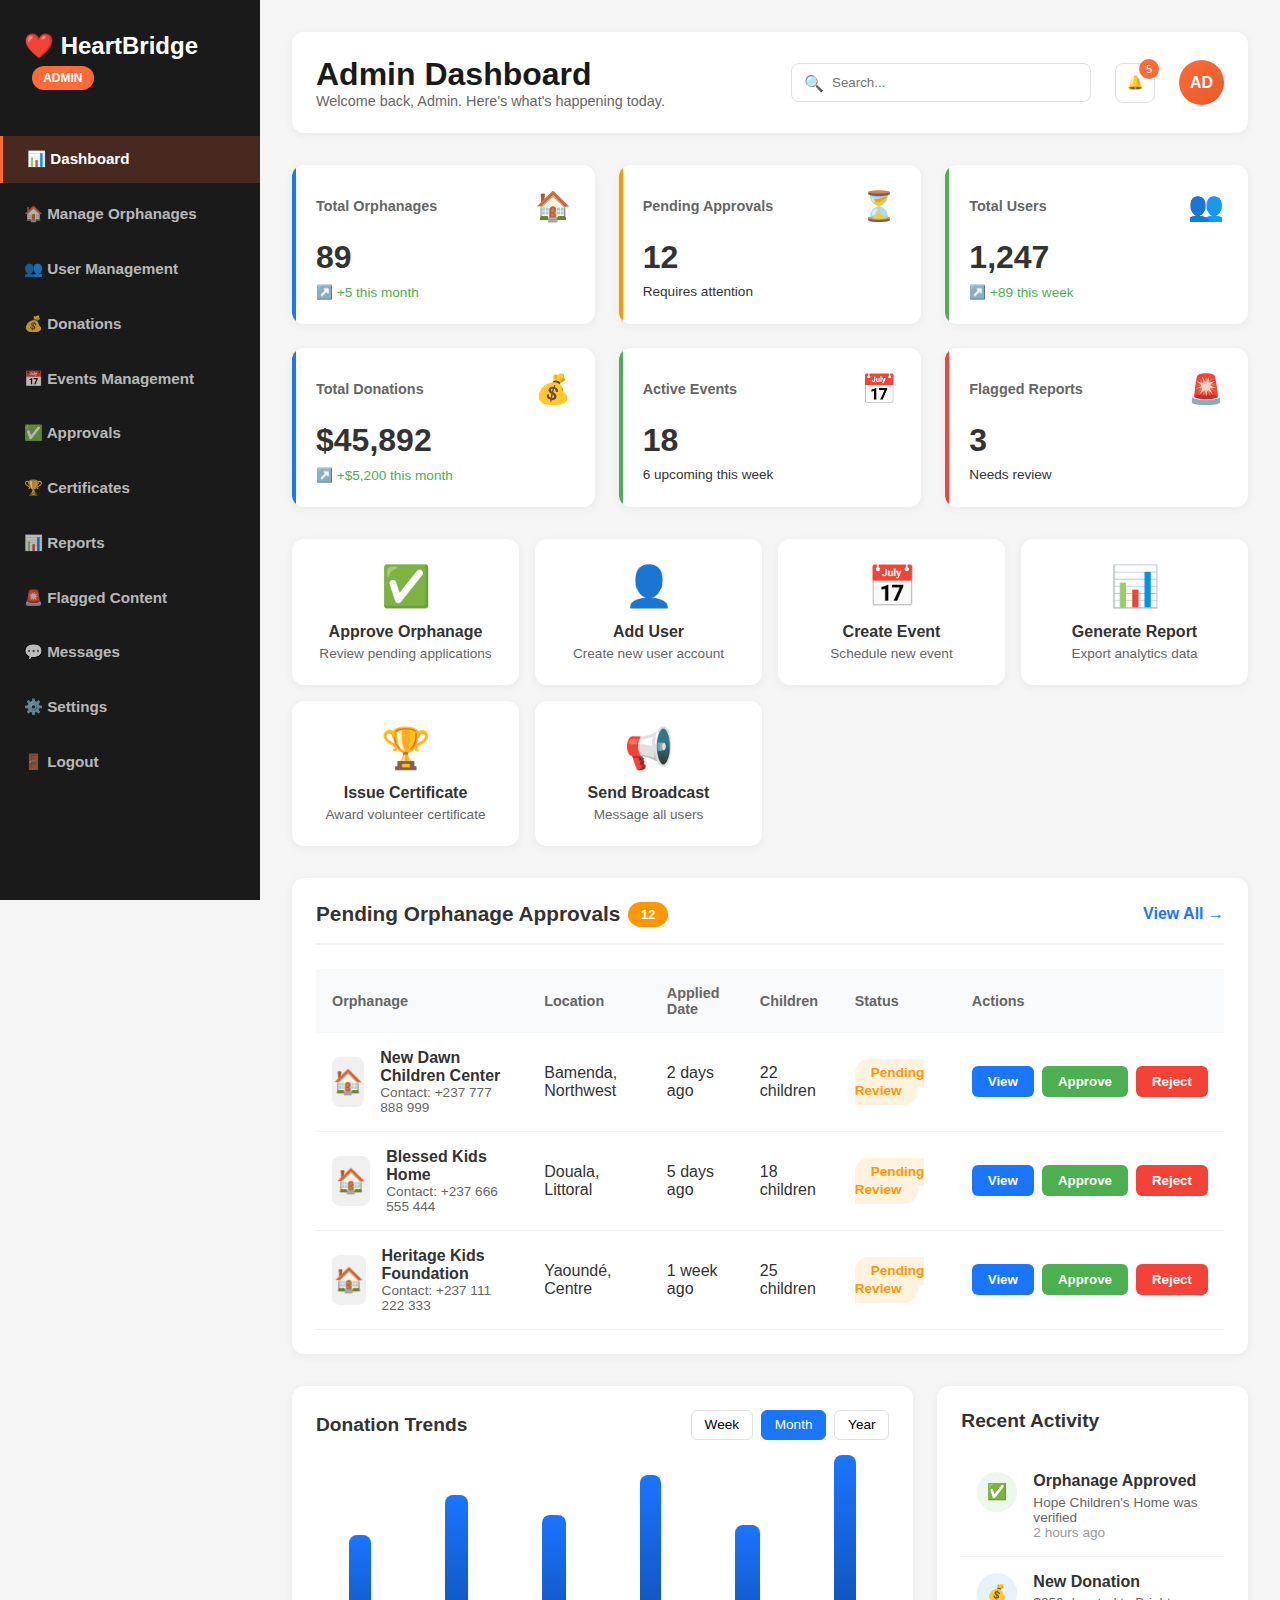
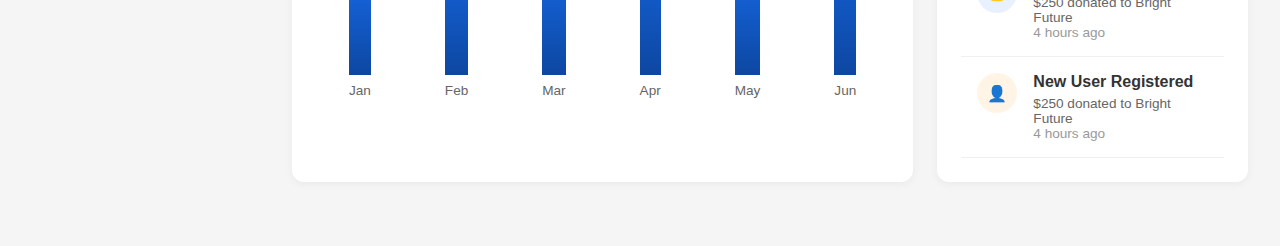
<file: admin_db.html>
<!DOCTYPE html>
<html lang="en">
<head>
  <meta charset="UTF-8">
  <meta name="viewport" content="width=device-width, initial-scale=1.0">
  <title>Admin Dashboard - HeartBridge</title>
  <style>
    * {
      margin: 0;
      padding: 0;
      box-sizing: border-box;
    }

    body {
      font-family: 'Segoe UI', Tahoma, Geneva, Verdana, sans-serif;
      background: #f5f5f5;
      color: #333;
    }

    .dashboard-container {
      display: flex;
      min-height: 100vh;
    }

    /* Sidebar */
    .sidebar {
      width: 260px;
      background: #1a1a1a;
      padding: 2rem 0;
      position: fixed;
      height: 100vh;
      overflow-y: auto;
      color: white;
    }

    .logo {
      padding: 0 1.5rem;
      margin-bottom: 3rem;
      font-size: 1.5rem;
      font-weight: 800;
      color: white;
    }

    .admin-badge {
      background: #ff6b35;
      color: white;
      padding: 0.3rem 0.7rem;
      border-radius: 20px;
      font-size: 0.75rem;
      margin-left: 0.5rem;
    }

    .nav-menu {
      list-style: none;
    }

    .nav-item {
      margin-bottom: 0.5rem;
    }

    .nav-link {
      display: flex;
      align-items: center;
      gap: 1rem;
      padding: 0.9rem 1.5rem;
      color: rgba(255,255,255,0.7);
      text-decoration: none;
      transition: all 0.3s;
      font-weight: 600;
      font-size: 0.95rem;
    }

    .nav-link:hover, .nav-link.active {
      background: rgba(255,255,255,0.1);
      color: white;
      border-left: 3px solid #ff6b35;
    }

    .nav-link.active {
      background: rgba(255,107,53,0.2);
    }

    /* Main Content */
    .main-content {
      margin-left: 260px;
      flex: 1;
      padding: 2rem;
    }

    /* Header */
    .dashboard-header {
      display: flex;
      justify-content: space-between;
      align-items: center;
      margin-bottom: 2rem;
      background: white;
      padding: 1.5rem;
      border-radius: 12px;
      box-shadow: 0 2px 10px rgba(0,0,0,0.05);
    }

    .dashboard-header h1 {
      font-size: 2rem;
      color: #1a1a1a;
    }

    .header-subtitle {
      color: #666;
      font-size: 0.9rem;
    }

    .header-right {
      display: flex;
      align-items: center;
      gap: 1.5rem;
    }

    .search-box {
      position: relative;
    }

    .search-input {
      padding: 0.7rem 1rem 0.7rem 2.5rem;
      border: 1px solid #e0e0e0;
      border-radius: 8px;
      width: 300px;
      outline: none;
    }

    .search-icon {
      position: absolute;
      left: 0.8rem;
      top: 50%;
      transform: translateY(-50%);
      color: #999;
    }

    .notification-btn {
      position: relative;
      width: 40px;
      height: 40px;
      border: 1px solid #e0e0e0;
      background: white;
      border-radius: 8px;
      cursor: pointer;
      display: flex;
      align-items: center;
      justify-content: center;
    }

    .notification-badge {
      position: absolute;
      top: -5px;
      right: -5px;
      background: #ff6b35;
      color: white;
      width: 20px;
      height: 20px;
      border-radius: 50%;
      font-size: 0.7rem;
      display: flex;
      align-items: center;
      justify-content: center;
    }

    .user-profile {
      display: flex;
      align-items: center;
      gap: 0.8rem;
      cursor: pointer;
    }

    .user-avatar {
      width: 45px;
      height: 45px;
      border-radius: 50%;
      background: linear-gradient(135deg, #ff6b35, #e55a2b);
      display: flex;
      align-items: center;
      justify-content: center;
      color: white;
      font-weight: 700;
    }

    /* Stats Grid */
    .stats-grid {
      display: grid;
      grid-template-columns: repeat(auto-fit, minmax(240px, 1fr));
      gap: 1.5rem;
      margin-bottom: 2rem;
    }

    .stat-card {
      background: white;
      padding: 1.5rem;
      border-radius: 12px;
      box-shadow: 0 2px 10px rgba(0,0,0,0.05);
      transition: all 0.3s;
      position: relative;
      overflow: hidden;
    }

    .stat-card::before {
      content: '';
      position: absolute;
      top: 0;
      left: 0;
      width: 4px;
      height: 100%;
      background: #1a75ff;
    }

    .stat-card.warning::before { background: #ff9800; }
    .stat-card.success::before { background: #4caf50; }
    .stat-card.danger::before { background: #f44336; }

    .stat-card:hover {
      transform: translateY(-3px);
      box-shadow: 0 4px 15px rgba(0,0,0,0.1);
    }

    .stat-header {
      display: flex;
      justify-content: space-between;
      align-items: center;
      margin-bottom: 1rem;
    }

    .stat-title {
      font-size: 0.9rem;
      color: #666;
      font-weight: 600;
    }

    .stat-icon {
      font-size: 1.8rem;
    }

    .stat-value {
      font-size: 2rem;
      font-weight: 800;
      margin-bottom: 0.5rem;
    }

    .stat-change {
      font-size: 0.85rem;
      display: flex;
      align-items: center;
      gap: 0.3rem;
    }

    .stat-change.positive { color: #4caf50; }
    .stat-change.negative { color: #f44336; }

    /* Quick Actions */
    .quick-actions {
      display: grid;
      grid-template-columns: repeat(auto-fit, minmax(200px, 1fr));
      gap: 1rem;
      margin-bottom: 2rem;
    }

    .action-card {
      background: white;
      padding: 1.5rem;
      border-radius: 12px;
      box-shadow: 0 2px 10px rgba(0,0,0,0.05);
      cursor: pointer;
      transition: all 0.3s;
      text-align: center;
    }

    .action-card:hover {
      transform: translateY(-3px);
      box-shadow: 0 4px 15px rgba(0,0,0,0.1);
    }

    .action-icon {
      font-size: 2.5rem;
      margin-bottom: 0.8rem;
    }

    .action-title {
      font-weight: 700;
      margin-bottom: 0.3rem;
    }

    .action-desc {
      font-size: 0.85rem;
      color: #666;
    }

    /* Pending Approvals */
    .pending-section {
      background: white;
      padding: 1.5rem;
      border-radius: 12px;
      box-shadow: 0 2px 10px rgba(0,0,0,0.05);
      margin-bottom: 2rem;
    }

    .section-header {
      display: flex;
      justify-content: space-between;
      align-items: center;
      margin-bottom: 1.5rem;
      padding-bottom: 1rem;
      border-bottom: 2px solid #f0f0f0;
    }

    .section-title {
      font-size: 1.3rem;
      font-weight: 700;
      display: flex;
      align-items: center;
      gap: 0.5rem;
    }

    .pending-badge {
      background: #ff9800;
      color: white;
      padding: 0.3rem 0.8rem;
      border-radius: 20px;
      font-size: 0.8rem;
      font-weight: 700;
    }

    .view-all-btn {
      color: #1a75ff;
      text-decoration: none;
      font-weight: 600;
      transition: color 0.3s;
    }

    .view-all-btn:hover {
      color: #0d47a1;
    }

    /* Table */
    .table-container {
      overflow-x: auto;
    }

    table {
      width: 100%;
      border-collapse: collapse;
    }

    thead {
      background: #f8f9fa;
    }

    th {
      padding: 1rem;
      text-align: left;
      font-weight: 600;
      color: #666;
      font-size: 0.9rem;
    }

    td {
      padding: 1rem;
      border-bottom: 1px solid #f0f0f0;
    }

    .orphanage-info {
      display: flex;
      align-items: center;
      gap: 1rem;
    }

    .orphanage-logo {
      width: 50px;
      height: 50px;
      border-radius: 8px;
      background: #f0f0f0;
      display: flex;
      align-items: center;
      justify-content: center;
      font-size: 1.5rem;
    }

    .status-badge {
      padding: 0.4rem 1rem;
      border-radius: 20px;
      font-size: 0.85rem;
      font-weight: 600;
    }

    .status-pending {
      background: #fff3e0;
      color: #ff9800;
    }

    .status-approved {
      background: #e8f5e9;
      color: #4caf50;
    }

    .status-rejected {
      background: #ffebee;
      color: #f44336;
    }

    .action-buttons {
      display: flex;
      gap: 0.5rem;
    }

    .btn-approve {
      background: #4caf50;
      color: white;
      padding: 0.5rem 1rem;
      border: none;
      border-radius: 6px;
      font-weight: 600;
      cursor: pointer;
      transition: all 0.3s;
    }

    .btn-approve:hover {
      background: #45a049;
    }

    .btn-reject {
      background: #f44336;
      color: white;
      padding: 0.5rem 1rem;
      border: none;
      border-radius: 6px;
      font-weight: 600;
      cursor: pointer;
      transition: all 0.3s;
    }

    .btn-reject:hover {
      background: #da190b;
    }

    .btn-view {
      background: #1a75ff;
      color: white;
      padding: 0.5rem 1rem;
      border: none;
      border-radius: 6px;
      font-weight: 600;
      cursor: pointer;
      transition: all 0.3s;
    }

    .btn-view:hover {
      background: #0d47a1;
    }

    /* Charts Row */
    .charts-row {
      display: grid;
      grid-template-columns: 2fr 1fr;
      gap: 1.5rem;
      margin-bottom: 2rem;
    }

    .chart-card {
      background: white;
      padding: 1.5rem;
      border-radius: 12px;
      box-shadow: 0 2px 10px rgba(0,0,0,0.05);
    }

    .chart-header {
      display: flex;
      justify-content: space-between;
      align-items: center;
      margin-bottom: 1.5rem;
    }

    .chart-title {
      font-size: 1.2rem;
      font-weight: 700;
    }

    .chart-filters {
      display: flex;
      gap: 0.5rem;
    }

    .filter-btn {
      padding: 0.4rem 0.8rem;
      border: 1px solid #e0e0e0;
      background: white;
      border-radius: 6px;
      cursor: pointer;
      font-size: 0.85rem;
      transition: all 0.3s;
    }

    .filter-btn.active {
      background: #1a75ff;
      color: white;
      border-color: #1a75ff;
    }

    .chart-container {
      height: 250px;
      display: flex;
      align-items: flex-end;
      justify-content: space-around;
      gap: 0.5rem;
      padding: 1rem 0;
    }

    .chart-bar {
      flex: 1;
      background: linear-gradient(180deg, #1a75ff 0%, #0d47a1 100%);
      border-radius: 8px 8px 0 0;
      position: relative;
      transition: all 0.3s;
      cursor: pointer;
    }

    .chart-bar:hover {
      background: linear-gradient(180deg, #0d47a1 0%, #1a75ff 100%);
      transform: translateY(-5px);
    }

    .chart-label {
      text-align: center;
      margin-top: 0.5rem;
      font-size: 0.85rem;
      color: #666;
    }

    /* Activity Feed */
    .activity-feed {
      max-height: 400px;
      overflow-y: auto;
    }

    .activity-item {
      display: flex;
      gap: 1rem;
      padding: 1rem;
      border-bottom: 1px solid #f0f0f0;
      transition: background 0.3s;
    }

    .activity-item:hover {
      background: #f8f9fa;
    }

    .activity-icon {
      width: 40px;
      height: 40px;
      border-radius: 50%;
      display: flex;
      align-items: center;
      justify-content: center;
      flex-shrink: 0;
    }

    .activity-content {
      flex: 1;
    }

    .activity-title {
      font-weight: 600;
      margin-bottom: 0.3rem;
    }

    .activity-time {
      font-size: 0.85rem;
      color: #999;
    }

    /* Responsive */
    @media (max-width: 1200px) {
      .charts-row {
        grid-template-columns: 1fr;
      }
    }

    @media (max-width: 968px) {
      .sidebar {
        transform: translateX(-100%);
      }

      .main-content {
        margin-left: 0;
      }

      .stats-grid {
        grid-template-columns: repeat(2, 1fr);
      }

      .quick-actions {
        grid-template-columns: repeat(2, 1fr);
      }
    }

    @media (max-width: 640px) {
      .stats-grid, .quick-actions {
        grid-template-columns: 1fr;
      }
    }
  </style>
</head>
<body>

  <div class="dashboard-container">
    
    <!-- Sidebar -->
    <aside class="sidebar">
      <div class="logo">
        ❤️ HeartBridge <span class="admin-badge">ADMIN</span>
      </div>
      
      <ul class="nav-menu">
        <li class="nav-item">
          <a href="#" class="nav-link active">📊 Dashboard</a>
        </li>
        <li class="nav-item">
          <a href="#" class="nav-link">🏠 Manage Orphanages</a>
        </li>
        <li class="nav-item">
          <a href="#" class="nav-link">👥 User Management</a>
        </li>
        <li class="nav-item">
          <a href="#" class="nav-link">💰 Donations</a>
        </li>
        <li class="nav-item">
          <a href="#" class="nav-link">📅 Events Management</a>
        </li>
        <li class="nav-item">
          <a href="#" class="nav-link">✅ Approvals</a>
        </li>
        <li class="nav-item">
          <a href="#" class="nav-link">🏆 Certificates</a>
        </li>
        <li class="nav-item">
          <a href="#" class="nav-link">📊 Reports</a>
        </li>
        <li class="nav-item">
          <a href="#" class="nav-link">🚨 Flagged Content</a>
        </li>
        <li class="nav-item">
          <a href="#" class="nav-link">💬 Messages</a>
        </li>
        <li class="nav-item">
          <a href="#" class="nav-link">⚙️ Settings</a>
        </li>
        <li class="nav-item">
          <a href="#" class="nav-link">🚪 Logout</a>
        </li>
      </ul>
    </aside>

    <!-- Main Content -->
    <main class="main-content">
      
      <!-- Header -->
      <div class="dashboard-header">
        <div>
          <h1>Admin Dashboard</h1>
          <p class="header-subtitle">Welcome back, Admin. Here's what's happening today.</p>
        </div>
        <div class="header-right">
          <div class="search-box">
            <span class="search-icon">🔍</span>
            <input type="text" class="search-input" placeholder="Search...">
          </div>
          <button class="notification-btn">
            🔔
            <span class="notification-badge">5</span>
          </button>
          <div class="user-profile">
            <div class="user-avatar">AD</div>
          </div>
        </div>
      </div>

      <!-- Stats Grid -->
      <div class="stats-grid">
        <div class="stat-card">
          <div class="stat-header">
            <span class="stat-title">Total Orphanages</span>
            <span class="stat-icon">🏠</span>
          </div>
          <div class="stat-value">89</div>
          <div class="stat-change positive">
            ↗️ +5 this month
          </div>
        </div>

        <div class="stat-card warning">
          <div class="stat-header">
            <span class="stat-title">Pending Approvals</span>
            <span class="stat-icon">⏳</span>
          </div>
          <div class="stat-value">12</div>
          <div class="stat-change">
            Requires attention
          </div>
        </div>

        <div class="stat-card success">
          <div class="stat-header">
            <span class="stat-title">Total Users</span>
            <span class="stat-icon">👥</span>
          </div>
          <div class="stat-value">1,247</div>
          <div class="stat-change positive">
            ↗️ +89 this week
          </div>
        </div>

        <div class="stat-card">
          <div class="stat-header">
            <span class="stat-title">Total Donations</span>
            <span class="stat-icon">💰</span>
          </div>
          <div class="stat-value">$45,892</div>
          <div class="stat-change positive">
            ↗️ +$5,200 this month
          </div>
        </div>

        <div class="stat-card success">
          <div class="stat-header">
            <span class="stat-title">Active Events</span>
            <span class="stat-icon">📅</span>
          </div>
          <div class="stat-value">18</div>
          <div class="stat-change">
            6 upcoming this week
          </div>
        </div>

        <div class="stat-card danger">
          <div class="stat-header">
            <span class="stat-title">Flagged Reports</span>
            <span class="stat-icon">🚨</span>
          </div>
          <div class="stat-value">3</div>
          <div class="stat-change">
            Needs review
          </div>
        </div>
      </div>

      <!-- Quick Actions -->
      <div class="quick-actions">
        <div class="action-card" onclick="quickAction('approve')">
          <div class="action-icon">✅</div>
          <div class="action-title">Approve Orphanage</div>
          <p class="action-desc">Review pending applications</p>
        </div>

        <div class="action-card" onclick="quickAction('user')">
          <div class="action-icon">👤</div>
          <div class="action-title">Add User</div>
          <p class="action-desc">Create new user account</p>
        </div>

        <div class="action-card" onclick="quickAction('event')">
          <div class="action-icon">📅</div>
          <div class="action-title">Create Event</div>
          <p class="action-desc">Schedule new event</p>
        </div>

        <div class="action-card" onclick="quickAction('report')">
          <div class="action-icon">📊</div>
          <div class="action-title">Generate Report</div>
          <p class="action-desc">Export analytics data</p>
        </div>

        <div class="action-card" onclick="quickAction('certificate')">
          <div class="action-icon">🏆</div>
          <div class="action-title">Issue Certificate</div>
          <p class="action-desc">Award volunteer certificate</p>
        </div>

        <div class="action-card" onclick="quickAction('broadcast')">
          <div class="action-icon">📢</div>
          <div class="action-title">Send Broadcast</div>
          <p class="action-desc">Message all users</p>
        </div>
      </div>

      <!-- Pending Orphanage Approvals -->
      <div class="pending-section">
        <div class="section-header">
          <h2 class="section-title">
            Pending Orphanage Approvals
            <span class="pending-badge">12</span>
          </h2>
          <a href="#" class="view-all-btn">View All →</a>
        </div>

        <div class="table-container">
          <table>
            <thead>
              <tr>
                <th>Orphanage</th>
                <th>Location</th>
                <th>Applied Date</th>
                <th>Children</th>
                <th>Status</th>
                <th>Actions</th>
              </tr>
            </thead>
            <tbody>
              <tr>
                <td>
                  <div class="orphanage-info">
                    <div class="orphanage-logo">🏠</div>
                    <div>
                      <strong>New Dawn Children Center</strong>
                      <div style="font-size: 0.85rem; color: #666;">Contact: +237 777 888 999</div>
                    </div>
                  </div>
                </td>
                <td>Bamenda, Northwest</td>
                <td>2 days ago</td>
                <td>22 children</td>
                <td><span class="status-badge status-pending">Pending Review</span></td>
                <td>
                  <div class="action-buttons">
                    <button class="btn-view" onclick="viewDetails(1)">View</button>
                    <button class="btn-approve" onclick="approve(1)">Approve</button>
                    <button class="btn-reject" onclick="reject(1)">Reject</button>
                  </div>
                </td>
              </tr>
              <tr>
                <td>
                  <div class="orphanage-info">
                    <div class="orphanage-logo">🏠</div>
                    <div>
                      <strong>Blessed Kids Home</strong>
                      <div style="font-size: 0.85rem; color: #666;">Contact: +237 666 555 444</div>
                    </div>
                  </div>
                </td>
                <td>Douala, Littoral</td>
                <td>5 days ago</td>
                <td>18 children</td>
                <td><span class="status-badge status-pending">Pending Review</span></td>
                <td>
                  <div class="action-buttons">
                    <button class="btn-view" onclick="viewDetails(2)">View</button>
                    <button class="btn-approve" onclick="approve(2)">Approve</button>
                    <button class="btn-reject" onclick="reject(2)">Reject</button>
                  </div>
                </td>
              </tr>
              <tr>
                <td>
                  <div class="orphanage-info">
                    <div class="orphanage-logo">🏠</div>
                    <div>
                      <strong>Heritage Kids Foundation</strong>
                      <div style="font-size: 0.85rem; color: #666;">Contact: +237 111 222 333</div>
                    </div>
                  </div>
                </td>
                <td>Yaoundé, Centre</td>
                <td>1 week ago</td>
                <td>25 children</td>
                <td><span class="status-badge status-pending">Pending Review</span></td>
                <td>
                  <div class="action-buttons">
                    <button class="btn-view" onclick="viewDetails(3)">View</button>
                    <button class="btn-approve" onclick="approve(3)">Approve</button>
                    <button class="btn-reject" onclick="reject(3)">Reject</button>
                  </div>
                </td>
              </tr>
            </tbody>
          </table>
        </div>
      </div>

      <!-- Charts Row -->
      <div class="charts-row">
        
        <!-- Donation Trends -->
        <div class="chart-card">
          <div class="chart-header">
            <h3 class="chart-title">Donation Trends</h3>
            <div class="chart-filters">
              <button class="filter-btn">Week</button>
              <button class="filter-btn active">Month</button>
              <button class="filter-btn">Year</button>
            </div>
          </div>
          
          <div class="chart-container">
            <div>
              <div class="chart-bar" style="height: 140px;"></div>
              <div class="chart-label">Jan</div>
            </div>
            <div>
              <div class="chart-bar" style="height: 180px;"></div>
              <div class="chart-label">Feb</div>
            </div>
            <div>
              <div class="chart-bar" style="height: 160px;"></div>
              <div class="chart-label">Mar</div>
            </div>
            <div>
              <div class="chart-bar" style="height: 200px;"></div>
              <div class="chart-label">Apr</div>
            </div>
            <div>
              <div class="chart-bar" style="height: 150px;"></div>
              <div class="chart-label">May</div>
            </div>
            <div>
              <div class="chart-bar" style="height: 220px;"></div>
              <div class="chart-label">Jun</div>
            </div>
          </div>
        </div>

        <!-- Recent Activity -->
        <div class="chart-card">
          <div class="chart-header">
            <h3 class="chart-title">Recent Activity</h3>
          </div>
          
          <div class="activity-feed">
            <div class="activity-item">
              <div class="activity-icon" style="background: rgba(76, 175, 80, 0.1); color: #4caf50;">
                ✅
              </div>
              <div class="activity-content">
                <div class="activity-title">Orphanage Approved</div>
                <p style="font-size: 0.85rem; color: #666;">Hope Children's Home was verified</p>
                <div class="activity-time">2 hours ago</div>
              </div>
            </div>

            <div class="activity-item">
              <div class="activity-icon" style="background: rgba(26, 117, 255, 0.1); color: #1a75ff;">
                💰
              </div>
              <div class="activity-content">
                <div class="activity-title">New Donation</div>
                <p style="font-size: 0.85rem; color: #666;">$250 donated to Bright Future</p>
                <div class="activity-time">4 hours ago</div>
              </div>
            </div>

            <div class="activity-item">
              <div class="activity-icon" style="background: rgba(255, 152, 0, 0.1); color: #ff9800;">
                👤
              </div>
              <div class="activity-content">
                <div class="activity-title">New User Registered</div>
               <p style="font-size: 0.85rem; color: #666;">$250 donated to Bright Future</p>
                <div class="activity-time">4 hours ago</div>
              </div>
            </div>
</file>
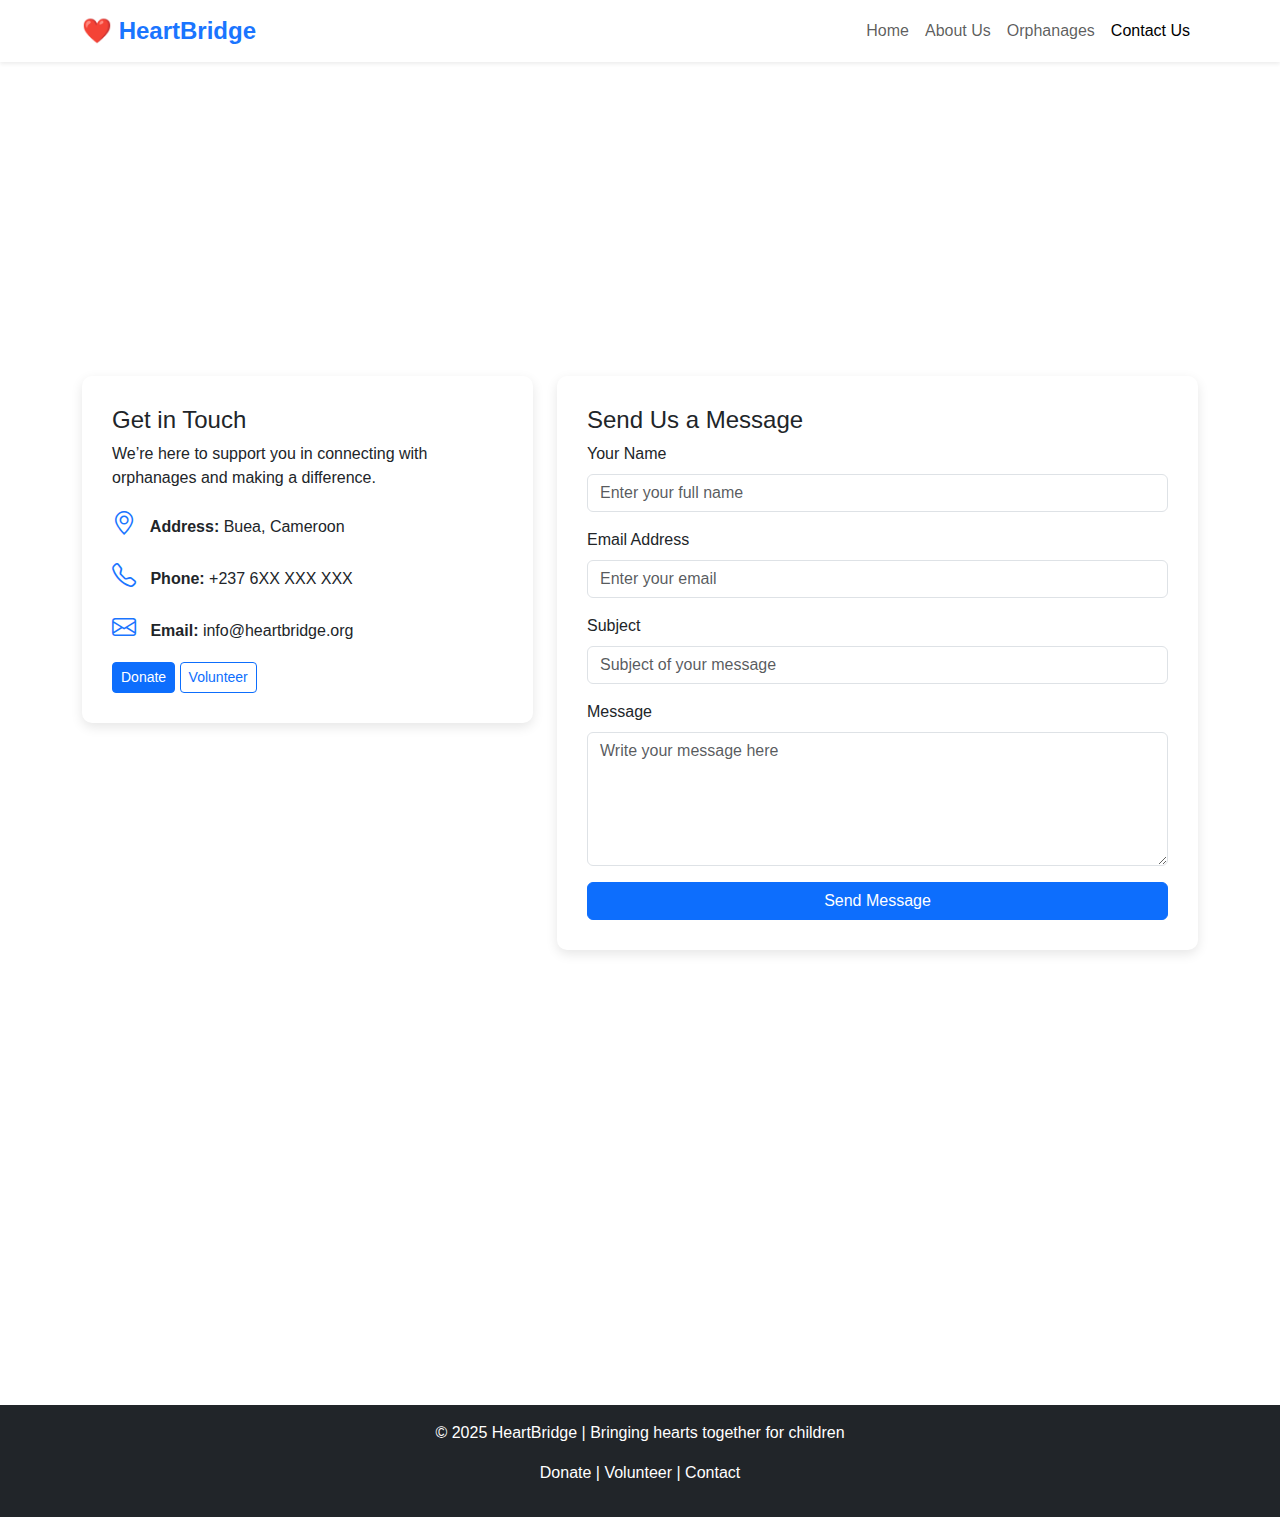
<file: contact.html>
<!DOCTYPE html>
<html lang="en">
<head>
  <meta charset="UTF-8">
  <meta name="viewport" content="width=device-width, initial-scale=1.0">
  <title>Contact Us - HeartBridge</title>
  <link href="https://cdn.jsdelivr.net/npm/bootstrap@5.3.3/dist/css/bootstrap.min.css" rel="stylesheet">
  <style>
    body {
      font-family: Arial, sans-serif;
    }
    .navbar-brand {
      font-weight: bold;
      font-size: 1.5rem;
      color: #1a75ff !important;
    }
    .hero {
      background: url('https://images.unsplash.com/photo-1509099836639-18ba1795216d?fit=crop&w=1600&q=80') center/cover no-repeat;
      color: #fff;
      text-align: center;
      padding: 80px 20px;
    }
    .hero h1 {
      font-size: 3rem;
      font-weight: bold;
    }
    .contact-card {
      border-radius: 10px;
      box-shadow: 0 4px 12px rgba(0,0,0,0.1);
      padding: 30px;
      background: #fff;
    }
    .contact-info i {
      font-size: 1.5rem;
      color: #1a75ff;
      margin-right: 10px;
    }
    footer {
      margin-top: 50px;
    }
  </style>
</head>
<body>

  <!-- Navbar -->
  <nav class="navbar navbar-expand-lg navbar-light bg-white shadow-sm">
    <div class="container">
      <a class="navbar-brand" href="#">❤️ HeartBridge</a>
      <button class="navbar-toggler" type="button" data-bs-toggle="collapse" data-bs-target="#navbarNav">
        <span class="navbar-toggler-icon"></span>
      </button>
      <div class="collapse navbar-collapse" id="navbarNav">
        <ul class="navbar-nav ms-auto">
          <li class="nav-item"><a class="nav-link" href="#">Home</a></li>
          <li class="nav-item"><a class="nav-link" href="#">About Us</a></li>
          <li class="nav-item"><a class="nav-link" href="#">Orphanages</a></li>
          <li class="nav-item"><a class="nav-link active" href="#">Contact Us</a></li>
        </ul>
      </div>
    </div>
  </nav>

  <!-- Hero Section -->
  <section class="hero">
    <h1>Contact Us</h1>
    <p>We’d love to hear from you! Reach out with your questions, suggestions, or to get involved with HeartBridge.</p>
  </section>

  <!-- Contact Section -->
  <div class="container my-5">
    <div class="row g-4">
      <!-- Contact Info -->
      <div class="col-md-5">
        <div class="contact-card">
          <h4>Get in Touch</h4>
          <p>We’re here to support you in connecting with orphanages and making a difference.</p>
          <div class="contact-info mt-3">
            <p><i class="bi bi-geo-alt"></i><strong> Address:</strong> Buea, Cameroon</p>
            <p><i class="bi bi-telephone"></i><strong> Phone:</strong> +237 6XX XXX XXX</p>
            <p><i class="bi bi-envelope"></i><strong> Email:</strong> info@heartbridge.org</p>
          </div>
          <div class="mt-3">
            <a href="#" class="btn btn-primary btn-sm">Donate</a>
            <a href="#" class="btn btn-outline-primary btn-sm">Volunteer</a>
          </div>
        </div>
      </div>

      <!-- Contact Form -->
      <div class="col-md-7">
        <div class="contact-card">
          <h4>Send Us a Message</h4>
          <form>
            <div class="mb-3">
              <label class="form-label">Your Name</label>
              <input type="text" class="form-control" placeholder="Enter your full name">
            </div>
            <div class="mb-3">
              <label class="form-label">Email Address</label>
              <input type="email" class="form-control" placeholder="Enter your email">
            </div>
            <div class="mb-3">
              <label class="form-label">Subject</label>
              <input type="text" class="form-control" placeholder="Subject of your message">
            </div>
            <div class="mb-3">
              <label class="form-label">Message</label>
              <textarea class="form-control" rows="5" placeholder="Write your message here"></textarea>
            </div>
            <button type="submit" class="btn btn-primary w-100">Send Message</button>
          </form>
        </div>
      </div>
    </div>

    <!-- Map Embed -->
    <div class="mt-5">
      <iframe src="https://www.google.com/maps/embed?pb=!1m18!1m12!1m3!1d15916.727597893163!2d9.2452!3d4.1523!2m3!1f0!2f0!3f0!3m2!1i1024!2i768!4f13.1!3m3!1m2!1s0x106132567f0b27d7%3A0x7d0cf0a4b49f07f0!2sBuea%2C%20Cameroon!5e0!3m2!1sen!2scm!4v1632846381234!5m2!1sen!2scm" 
        width="100%" height="350" style="border:0;" allowfullscreen="" loading="lazy"></iframe>
    </div>
  </div>

  <!-- Footer -->
  <footer class="bg-dark text-white text-center py-3">
    <p>&copy; 2025 HeartBridge | Bringing hearts together for children</p>
    <p>
      <a href="#" class="text-white text-decoration-none">Donate</a> | 
      <a href="#" class="text-white text-decoration-none">Volunteer</a> | 
      <a href="#" class="text-white text-decoration-none">Contact</a>
    </p>
  </footer>

  <link rel="stylesheet" href="https://cdn.jsdelivr.net/npm/bootstrap-icons@1.11.3/font/bootstrap-icons.css">
  <script src="https://cdn.jsdelivr.net/npm/bootstrap@5.3.3/dist/js/bootstrap.bundle.min.js"></script>
</body>
</html>
</file>
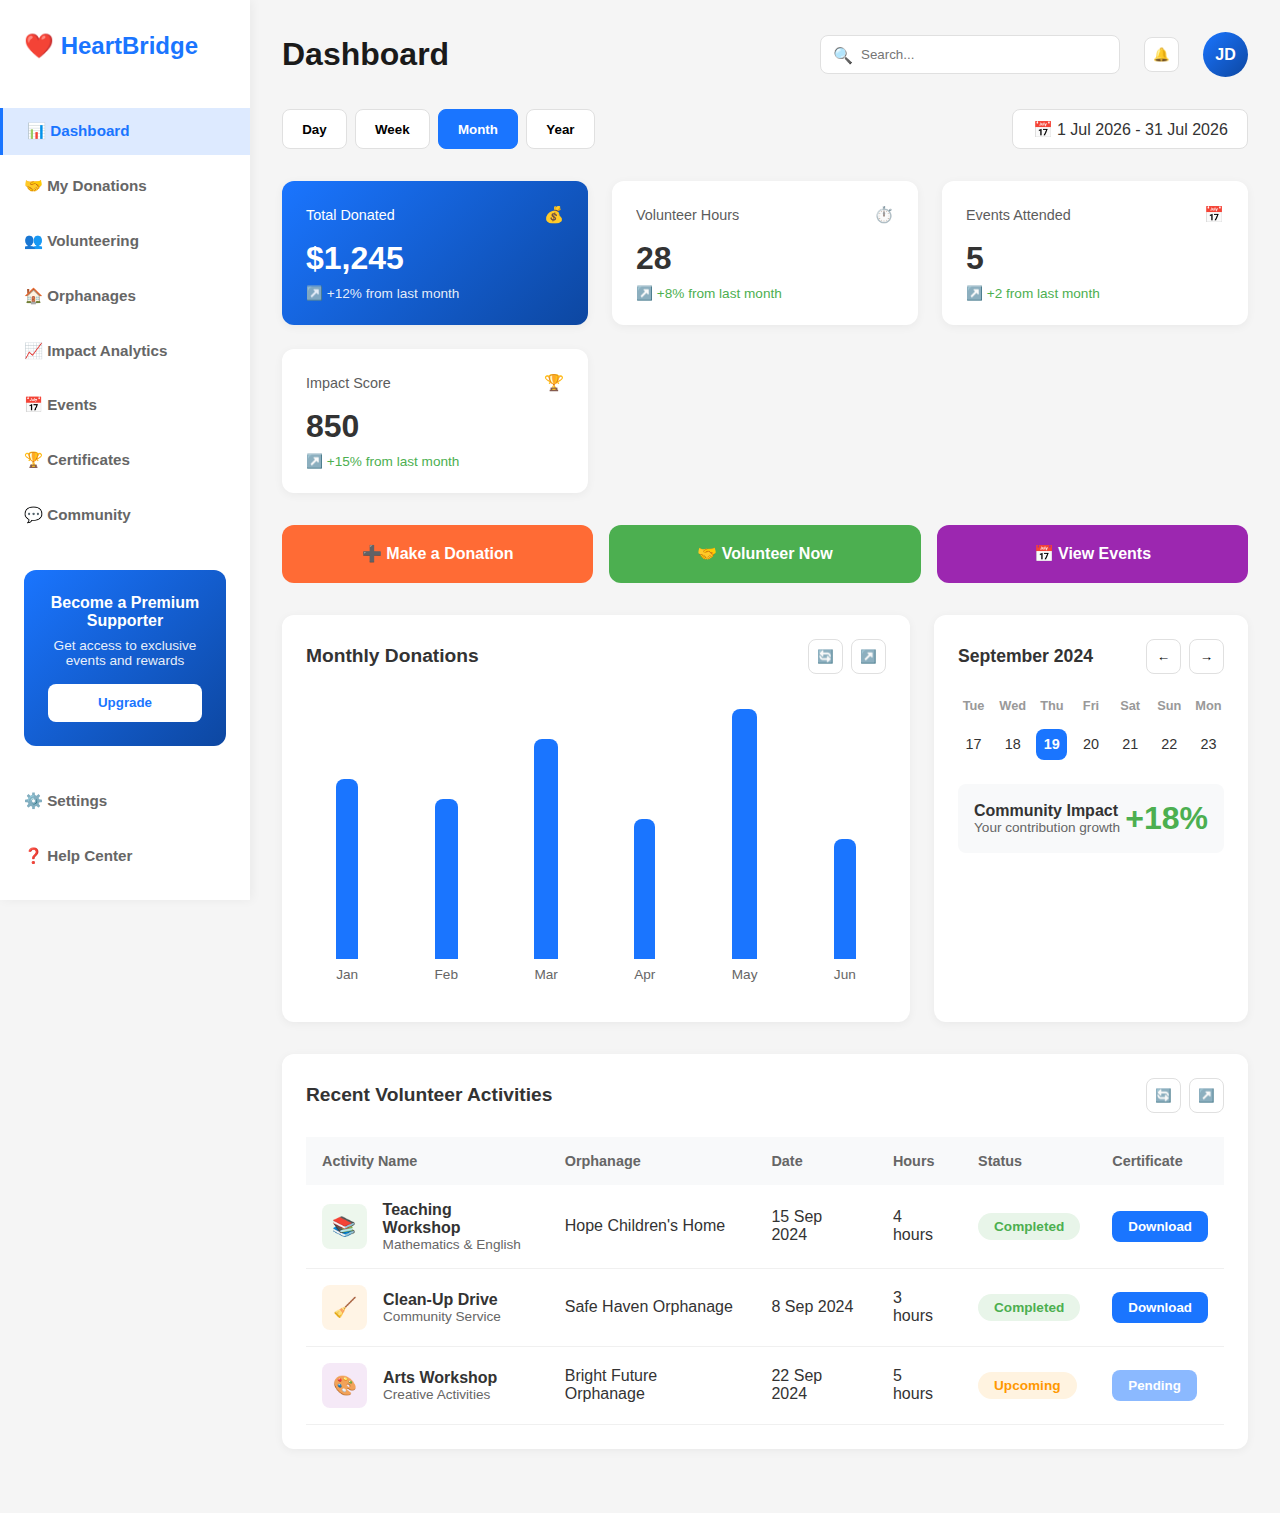
<file: user_db.html>
<!DOCTYPE html>
<html lang="en">
<head>
  <meta charset="UTF-8">
  <meta name="viewport" content="width=device-width, initial-scale=1.0">
  <title>Dashboard - HeartBridge</title>
  <style>
    * {
      margin: 0;
      padding: 0;
      box-sizing: border-box;
    }

    body {
      font-family: 'Segoe UI', Tahoma, Geneva, Verdana, sans-serif;
      background: #f5f5f5;
      color: #333;
    }

    .dashboard-container {
      display: flex;
      min-height: 100vh;
    }

    /* Sidebar */
    .sidebar {
      width: 250px;
      background: white;
      padding: 2rem 0;
      box-shadow: 2px 0 10px rgba(0,0,0,0.05);
      position: fixed;
      height: 100vh;
      overflow-y: auto;
    }

    .logo {
      padding: 0 1.5rem;
      margin-bottom: 3rem;
      font-size: 1.5rem;
      font-weight: 800;
      color: #1a75ff;
    }

    .nav-menu {
      list-style: none;
    }

    .nav-item {
      margin-bottom: 0.5rem;
    }

    .nav-link {
      display: flex;
      align-items: center;
      gap: 1rem;
      padding: 0.9rem 1.5rem;
      color: #666;
      text-decoration: none;
      transition: all 0.3s;
      font-weight: 600;
      font-size: 0.95rem;
    }

    .nav-link:hover, .nav-link.active {
      background: rgba(26, 117, 255, 0.1);
      color: #1a75ff;
      border-left: 3px solid #1a75ff;
    }

    .nav-link.active {
      background: rgba(26, 117, 255, 0.15);
    }

    .upgrade-card {
      margin: 2rem 1.5rem;
      background: linear-gradient(135deg, #1a75ff 0%, #0d47a1 100%);
      color: white;
      padding: 1.5rem;
      border-radius: 12px;
      text-align: center;
    }

    .upgrade-card h3 {
      font-size: 1rem;
      margin-bottom: 0.5rem;
    }

    .upgrade-card p {
      font-size: 0.85rem;
      margin-bottom: 1rem;
      opacity: 0.9;
    }

    .btn-upgrade {
      background: white;
      color: #1a75ff;
      padding: 0.7rem 1.5rem;
      border: none;
      border-radius: 8px;
      font-weight: 700;
      cursor: pointer;
      width: 100%;
      transition: all 0.3s;
    }

    .btn-upgrade:hover {
      transform: translateY(-2px);
      box-shadow: 0 4px 12px rgba(0,0,0,0.2);
    }

    /* Main Content */
    .main-content {
      margin-left: 250px;
      flex: 1;
      padding: 2rem;
    }

    /* Header */
    .dashboard-header {
      display: flex;
      justify-content: space-between;
      align-items: center;
      margin-bottom: 2rem;
    }

    .dashboard-header h1 {
      font-size: 2rem;
      color: #1a1a1a;
    }

    .header-right {
      display: flex;
      align-items: center;
      gap: 1.5rem;
    }

    .search-box {
      position: relative;
    }

    .search-input {
      padding: 0.7rem 1rem 0.7rem 2.5rem;
      border: 1px solid #e0e0e0;
      border-radius: 8px;
      width: 300px;
      outline: none;
    }

    .search-icon {
      position: absolute;
      left: 0.8rem;
      top: 50%;
      transform: translateY(-50%);
      color: #999;
    }

    .user-profile {
      display: flex;
      align-items: center;
      gap: 0.8rem;
      cursor: pointer;
    }

    .user-avatar {
      width: 45px;
      height: 45px;
      border-radius: 50%;
      background: linear-gradient(135deg, #1a75ff, #0d47a1);
      display: flex;
      align-items: center;
      justify-content: center;
      color: white;
      font-weight: 700;
    }

    /* Time Filter */
    .time-filter {
      display: flex;
      gap: 0.5rem;
      margin-bottom: 2rem;
    }

    .filter-btn {
      padding: 0.6rem 1.2rem;
      border: 1px solid #e0e0e0;
      background: white;
      border-radius: 8px;
      cursor: pointer;
      font-weight: 600;
      transition: all 0.3s;
    }

    .filter-btn.active {
      background: #1a75ff;
      color: white;
      border-color: #1a75ff;
    }

    .date-range {
      margin-left: auto;
      display: flex;
      align-items: center;
      gap: 0.5rem;
      padding: 0.6rem 1.2rem;
      border: 1px solid #e0e0e0;
      background: white;
      border-radius: 8px;
      cursor: pointer;
    }

    /* Stats Grid */
    .stats-grid {
      display: grid;
      grid-template-columns: repeat(auto-fit, minmax(250px, 1fr));
      gap: 1.5rem;
      margin-bottom: 2rem;
    }

    .stat-card {
      background: white;
      padding: 1.5rem;
      border-radius: 12px;
      box-shadow: 0 2px 10px rgba(0,0,0,0.05);
      transition: all 0.3s;
    }

    .stat-card:hover {
      transform: translateY(-3px);
      box-shadow: 0 4px 15px rgba(0,0,0,0.1);
    }

    .stat-card.primary {
      background: linear-gradient(135deg, #1a75ff 0%, #0d47a1 100%);
      color: white;
    }

    .stat-header {
      display: flex;
      justify-content: space-between;
      align-items: center;
      margin-bottom: 1rem;
    }

    .stat-title {
      font-size: 0.9rem;
      opacity: 0.8;
    }

    .stat-card.primary .stat-title {
      opacity: 1;
    }

    .stat-value {
      font-size: 2rem;
      font-weight: 800;
      margin-bottom: 0.5rem;
    }

    .stat-change {
      font-size: 0.85rem;
      display: flex;
      align-items: center;
      gap: 0.3rem;
    }

    .stat-change.positive {
      color: #4caf50;
    }

    .stat-card.primary .stat-change {
      color: rgba(255,255,255,0.9);
    }

    /* Action Buttons */
    .action-buttons {
      display: flex;
      gap: 1rem;
      margin-bottom: 2rem;
    }

    .action-btn {
      flex: 1;
      padding: 1.2rem;
      border: none;
      border-radius: 12px;
      font-weight: 700;
      font-size: 1rem;
      cursor: pointer;
      transition: all 0.3s;
      display: flex;
      align-items: center;
      justify-content: center;
      gap: 0.7rem;
    }

    .btn-donate {
      background: #ff6b35;
      color: white;
    }

    .btn-donate:hover {
      background: #e55a2b;
      transform: translateY(-2px);
      box-shadow: 0 4px 15px rgba(255, 107, 53, 0.3);
    }

    .btn-volunteer {
      background: #4caf50;
      color: white;
    }

    .btn-volunteer:hover {
      background: #45a049;
      transform: translateY(-2px);
      box-shadow: 0 4px 15px rgba(76, 175, 80, 0.3);
    }

    .btn-events {
      background: #9c27b0;
      color: white;
    }

    .btn-events:hover {
      background: #7b1fa2;
      transform: translateY(-2px);
      box-shadow: 0 4px 15px rgba(156, 39, 176, 0.3);
    }

    /* Charts and Calendar Row */
    .dashboard-row {
      display: grid;
      grid-template-columns: 2fr 1fr;
      gap: 1.5rem;
      margin-bottom: 2rem;
    }

    .chart-card {
      background: white;
      padding: 1.5rem;
      border-radius: 12px;
      box-shadow: 0 2px 10px rgba(0,0,0,0.05);
    }

    .card-header {
      display: flex;
      justify-content: space-between;
      align-items: center;
      margin-bottom: 1.5rem;
    }

    .card-title {
      font-size: 1.2rem;
      font-weight: 700;
    }

    .card-actions {
      display: flex;
      gap: 0.5rem;
    }

    .icon-btn {
      width: 35px;
      height: 35px;
      border: 1px solid #e0e0e0;
      background: white;
      border-radius: 8px;
      cursor: pointer;
      display: flex;
      align-items: center;
      justify-content: center;
      transition: all 0.3s;
    }

    .icon-btn:hover {
      background: #f5f5f5;
    }

    /* Chart */
    .chart-container {
      height: 300px;
      display: flex;
      align-items: flex-end;
      justify-content: space-around;
      gap: 1rem;
      padding: 1rem 0;
    }

    .chart-bar {
      flex: 1;
      background: #1a75ff;
      border-radius: 8px 8px 0 0;
      position: relative;
      transition: all 0.3s;
      cursor: pointer;
    }

    .chart-bar:hover {
      background: #0d47a1;
      transform: translateY(-5px);
    }

    .chart-label {
      text-align: center;
      margin-top: 0.5rem;
      font-size: 0.85rem;
      color: #666;
    }

    /* Calendar */
    .calendar-card {
      background: white;
      padding: 1.5rem;
      border-radius: 12px;
      box-shadow: 0 2px 10px rgba(0,0,0,0.05);
    }

    .calendar-header {
      display: flex;
      justify-content: space-between;
      align-items: center;
      margin-bottom: 1rem;
    }

    .calendar-month {
      font-weight: 700;
      font-size: 1.1rem;
    }

    .calendar-nav {
      display: flex;
      gap: 0.5rem;
    }

    .calendar-grid {
      display: grid;
      grid-template-columns: repeat(7, 1fr);
      gap: 0.5rem;
      margin-bottom: 1rem;
    }

    .calendar-day-header {
      text-align: center;
      font-size: 0.8rem;
      color: #999;
      font-weight: 600;
      padding: 0.5rem 0;
    }

    .calendar-day {
      aspect-ratio: 1;
      display: flex;
      align-items: center;
      justify-content: center;
      border-radius: 8px;
      cursor: pointer;
      transition: all 0.3s;
      font-size: 0.9rem;
    }

    .calendar-day:hover {
      background: #f5f5f5;
    }

    .calendar-day.today {
      background: #1a75ff;
      color: white;
      font-weight: 700;
    }

    .community-growth {
      margin-top: 1.5rem;
      padding: 1rem;
      background: #f8f9fa;
      border-radius: 8px;
    }

    .growth-header {
      display: flex;
      justify-content: space-between;
      align-items: center;
    }

    .growth-percentage {
      font-size: 2rem;
      font-weight: 800;
      color: #4caf50;
    }

    /* Recent Activities Table */
    .activities-card {
      background: white;
      padding: 1.5rem;
      border-radius: 12px;
      box-shadow: 0 2px 10px rgba(0,0,0,0.05);
      margin-bottom: 2rem;
    }

    .table-container {
      overflow-x: auto;
    }

    table {
      width: 100%;
      border-collapse: collapse;
    }

    thead {
      background: #f8f9fa;
    }

    th {
      padding: 1rem;
      text-align: left;
      font-weight: 600;
      color: #666;
      font-size: 0.9rem;
    }

    td {
      padding: 1rem;
      border-bottom: 1px solid #f0f0f0;
    }

    .activity-info {
      display: flex;
      align-items: center;
      gap: 1rem;
    }

    .activity-icon {
      width: 45px;
      height: 45px;
      border-radius: 8px;
      display: flex;
      align-items: center;
      justify-content: center;
      font-size: 1.2rem;
    }

    .status-badge {
      padding: 0.4rem 1rem;
      border-radius: 20px;
      font-size: 0.85rem;
      font-weight: 600;
    }

    .status-completed {
      background: #e8f5e9;
      color: #4caf50;
    }

    .status-pending {
      background: #fff3e0;
      color: #ff9800;
    }

    .btn-certificate {
      background: #1a75ff;
      color: white;
      padding: 0.5rem 1rem;
      border: none;
      border-radius: 8px;
      font-weight: 600;
      cursor: pointer;
      transition: all 0.3s;
    }

    .btn-certificate:hover {
      background: #0d47a1;
      transform: translateY(-2px);
    }

    /* Responsive */
    @media (max-width: 1200px) {
      .dashboard-row {
        grid-template-columns: 1fr;
      }
    }

    @media (max-width: 968px) {
      .sidebar {
        transform: translateX(-100%);
      }

      .main-content {
        margin-left: 0;
      }

      .stats-grid {
        grid-template-columns: 1fr;
      }

      .action-buttons {
        flex-direction: column;
      }
    }
  </style>
</head>
<body>

  <div class="dashboard-container">
    
    <!-- Sidebar -->
    <aside class="sidebar">
      <div class="logo">❤️ HeartBridge</div>
      
      <ul class="nav-menu">
        <li class="nav-item">
          <a href="#" class="nav-link active">📊 Dashboard</a>
        </li>
        <li class="nav-item">
          <a href="#" class="nav-link">🤝 My Donations</a>
        </li>
        <li class="nav-item">
          <a href="#" class="nav-link">👥 Volunteering</a>
        </li>
        <li class="nav-item">
          <a href="#" class="nav-link">🏠 Orphanages</a>
        </li>
        <li class="nav-item">
          <a href="#" class="nav-link">📈 Impact Analytics</a>
        </li>
        <li class="nav-item">
          <a href="#" class="nav-link">📅 Events</a>
        </li>
        <li class="nav-item">
          <a href="#" class="nav-link">🏆 Certificates</a>
        </li>
        <li class="nav-item">
          <a href="#" class="nav-link">💬 Community</a>
        </li>
      </ul>

      <div class="upgrade-card">
        <h3>Become a Premium Supporter</h3>
        <p>Get access to exclusive events and rewards</p>
        <button class="btn-upgrade">Upgrade</button>
      </div>

      <ul class="nav-menu" style="margin-top: 2rem;">
        <li class="nav-item">
          <a href="#" class="nav-link">⚙️ Settings</a>
        </li>
        <li class="nav-item">
          <a href="#" class="nav-link">❓ Help Center</a>
        </li>
        <li class="nav-item">
          <a href="#" class="nav-link">🚪 Log Out</a>
        </li>
      </ul>
    </aside>

    <!-- Main Content -->
    <main class="main-content">
      
      <!-- Header -->
      <div class="dashboard-header">
        <h1>Dashboard</h1>
        <div class="header-right">
          <div class="search-box">
            <span class="search-icon">🔍</span>
            <input type="text" class="search-input" placeholder="Search...">
          </div>
          <button class="icon-btn">🔔</button>
          <div class="user-profile">
            <div class="user-avatar">JD</div>
          </div>
        </div>
      </div>

      <!-- Time Filter -->
      <div class="time-filter">
        <button class="filter-btn">Day</button>
        <button class="filter-btn">Week</button>
        <button class="filter-btn active">Month</button>
        <button class="filter-btn">Year</button>
        <div class="date-range">
          📅 1 Sep 2024 - 31 Sep 2024
        </div>
      </div>

      <!-- Stats Grid -->
      <div class="stats-grid">
        <div class="stat-card primary">
          <div class="stat-header">
            <span class="stat-title">Total Donated</span>
            <span>💰</span>
          </div>
          <div class="stat-value">$1,245</div>
          <div class="stat-change">
            ↗️ +12% from last month
          </div>
        </div>

        <div class="stat-card">
          <div class="stat-header">
            <span class="stat-title">Volunteer Hours</span>
            <span>⏱️</span>
          </div>
          <div class="stat-value">28</div>
          <div class="stat-change positive">
            ↗️ +8% from last month
          </div>
        </div>

        <div class="stat-card">
          <div class="stat-header">
            <span class="stat-title">Events Attended</span>
            <span>📅</span>
          </div>
          <div class="stat-value">5</div>
          <div class="stat-change positive">
            ↗️ +2 from last month
          </div>
        </div>

        <div class="stat-card">
          <div class="stat-header">
            <span class="stat-title">Impact Score</span>
            <span>🏆</span>
          </div>
          <div class="stat-value">850</div>
          <div class="stat-change positive">
            ↗️ +15% from last month
          </div>
        </div>
      </div>

      <!-- Action Buttons -->
      <div class="action-buttons">
        <button class="action-btn btn-donate">
          ➕ Make a Donation
        </button>
        <button class="action-btn btn-volunteer">
          🤝 Volunteer Now
        </button>
        <button class="action-btn btn-events">
          📅 View Events
        </button>
      </div>

      <!-- Charts and Calendar Row -->
      <div class="dashboard-row">
        
        <!-- Donation Chart -->
        <div class="chart-card">
          <div class="card-header">
            <h3 class="card-title">Monthly Donations</h3>
            <div class="card-actions">
              <button class="icon-btn">🔄</button>
              <button class="icon-btn">↗️</button>
            </div>
          </div>
          
          <div class="chart-container">
            <div>
              <div class="chart-bar" style="height: 180px;"></div>
              <div class="chart-label">Jan</div>
            </div>
            <div>
              <div class="chart-bar" style="height: 160px;"></div>
              <div class="chart-label">Feb</div>
            </div>
            <div>
              <div class="chart-bar" style="height: 220px;"></div>
              <div class="chart-label">Mar</div>
            </div>
            <div>
              <div class="chart-bar" style="height: 140px;"></div>
              <div class="chart-label">Apr</div>
            </div>
            <div>
              <div class="chart-bar" style="height: 250px;"></div>
              <div class="chart-label">May</div>
            </div>
            <div>
              <div class="chart-bar" style="height: 120px;"></div>
              <div class="chart-label">Jun</div>
            </div>
          </div>
        </div>

        <!-- Calendar -->
        <div class="calendar-card">
          <div class="calendar-header">
            <span class="calendar-month">September 2024</span>
            <div class="calendar-nav">
              <button class="icon-btn">←</button>
              <button class="icon-btn">→</button>
            </div>
          </div>

          <div class="calendar-grid">
            <div class="calendar-day-header">Tue</div>
            <div class="calendar-day-header">Wed</div>
            <div class="calendar-day-header">Thu</div>
            <div class="calendar-day-header">Fri</div>
            <div class="calendar-day-header">Sat</div>
            <div class="calendar-day-header">Sun</div>
            <div class="calendar-day-header">Mon</div>
            
            <div class="calendar-day">17</div>
            <div class="calendar-day">18</div>
            <div class="calendar-day today">19</div>
            <div class="calendar-day">20</div>
            <div class="calendar-day">21</div>
            <div class="calendar-day">22</div>
            <div class="calendar-day">23</div>
          </div>

          <div class="community-growth">
            <div class="growth-header">
              <div>
                <h4>Community Impact</h4>
                <p style="font-size: 0.85rem; color: #666;">Your contribution growth</p>
              </div>
              <div class="growth-percentage">+18%</div>
            </div>
          </div>
        </div>
      </div>

      <!-- Recent Activities -->
      <div class="activities-card">
        <div class="card-header">
          <h3 class="card-title">Recent Volunteer Activities</h3>
          <div class="card-actions">
            <button class="icon-btn">🔄</button>
            <button class="icon-btn">↗️</button>
          </div>
        </div>

        <div class="table-container">
          <table>
            <thead>
              <tr>
                <th>Activity Name</th>
                <th>Orphanage</th>
                <th>Date</th>
                <th>Hours</th>
                <th>Status</th>
                <th>Certificate</th>
              </tr>
            </thead>
            <tbody>
              <tr>
                <td>
                  <div class="activity-info">
                    <div class="activity-icon" style="background: rgba(76, 175, 80, 0.1); color: #4caf50;">
                      📚
                    </div>
                    <div>
                      <strong>Teaching Workshop</strong>
                      <div style="font-size: 0.85rem; color: #666;">Mathematics & English</div>
                    </div>
                  </div>
                </td>
                <td>Hope Children's Home</td>
                <td>15 Sep 2024</td>
                <td>4 hours</td>
                <td><span class="status-badge status-completed">Completed</span></td>
                <td><button class="btn-certificate">Download</button></td>
              </tr>
              <tr>
                <td>
                  <div class="activity-info">
                    <div class="activity-icon" style="background: rgba(255, 152, 0, 0.1); color: #ff9800;">
                      🧹
                    </div>
                    <div>
                      <strong>Clean-Up Drive</strong>
                      <div style="font-size: 0.85rem; color: #666;">Community Service</div>
                    </div>
                  </div>
                </td>
                <td>Safe Haven Orphanage</td>
                <td>8 Sep 2024</td>
                <td>3 hours</td>
                <td><span class="status-badge status-completed">Completed</span></td>
                <td><button class="btn-certificate">Download</button></td>
              </tr>
              <tr>
                <td>
                  <div class="activity-info">
                    <div class="activity-icon" style="background: rgba(156, 39, 176, 0.1); color: #9c27b0;">
                      🎨
                    </div>
                    <div>
                      <strong>Arts Workshop</strong>
                      <div style="font-size: 0.85rem; color: #666;">Creative Activities</div>
                    </div>
                  </div>
                </td>
                <td>Bright Future Orphanage</td>
                <td>22 Sep 2024</td>
                <td>5 hours</td>
                <td><span class="status-badge status-pending">Upcoming</span></td>
                <td><button class="btn-certificate" disabled style="opacity: 0.5; cursor: not-allowed;">Pending</button></td>
              </tr>
            </tbody>
          </table>
        </div>
      </div>

    </main>
  </div>

  <script>
    // Auto-update date range
    const today = new Date();
    const firstDay = new Date(today.getFullYear(), today.getMonth(), 1);
    const lastDay = new Date(today.getFullYear(), today.getMonth() + 1, 0);
    
    const formatDate = (date) => {
      return `${date.getDate()} ${date.toLocaleString('default', { month: 'short' })} ${date.getFullYear()}`;
    };

    document.querySelector('.date-range').textContent = `📅 ${formatDate(firstDay)} - ${formatDate(lastDay)}`;

    // Chart bar hover effect with tooltips
    document.querySelectorAll('.chart-bar').forEach(bar => {
      bar.addEventListener('mouseenter', function() {
        const tooltip = document.createElement('div');
        tooltip.style.cssText = 'position: absolute; background: #1a1a1a; color: white; padding: 0.5rem; border-radius: 4px; font-size: 0.85rem; bottom: 100%; left: 50%; transform: translateX(-50%); white-space: nowrap;';
        tooltip.textContent = '$' + Math.floor(Math.random() * 500 + 100);
        this.style.position = 'relative';
        this.appendChild(tooltip);
      });
      
      bar.addEventListener('mouseleave', function() {
        const tooltip = this.querySelector('div');
        if (tooltip) tooltip.remove();
      });
    });

    // Filter buttons
    document.querySelectorAll('.filter-btn').forEach(btn => {
      btn.addEventListener('click', function() {
        document.querySelectorAll('.filter-btn').forEach(b => b.classList.remove('active'));
        this.classList.add('active');
      });
    });

    // Action buttons
    document.querySelector('.btn-donate').addEventListener('click', () => {
      alert('Redirecting to donation page...');
    });

    document.querySelector('.btn-volunteer').addEventListener('click', () => {
      alert('Redirecting to volunteer opportunities...');
    });

    document.querySelector('.btn-events').addEventListener('click', () => {
      window.location.href = 'events.html';
    });

    // Certificate download
    document.querySelectorAll('.btn-certificate:not([disabled])').forEach(btn => {
      btn.addEventListener('click', function() {
        alert('Downloading your certificate of participation...');
      });
    });
  </script>

</body>
</html>
</file>
